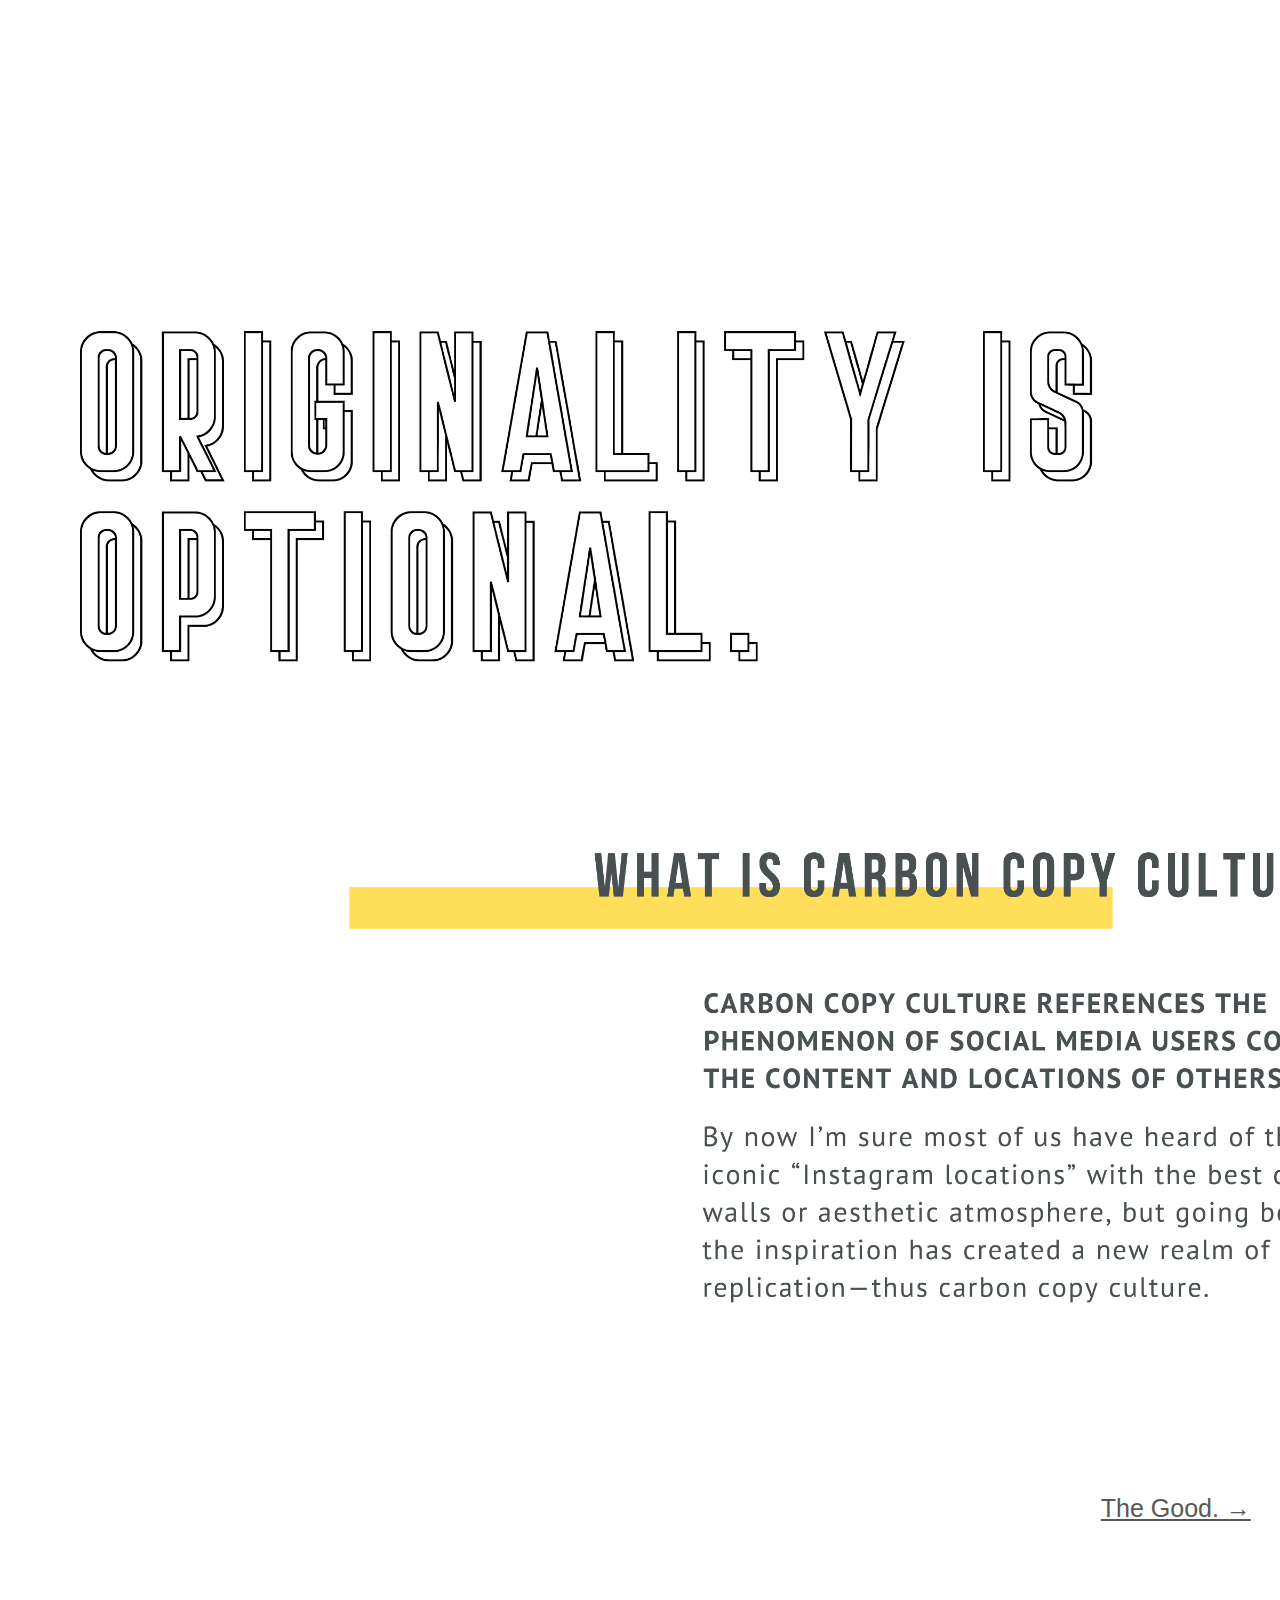
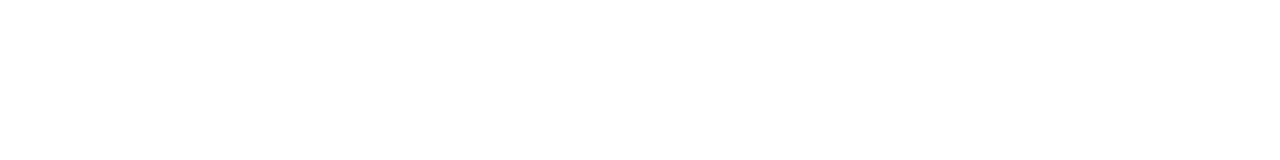
<file: Code/index.html>
<html>
<head>
    <title>Originality is optional.</title>
    <link rel="stylesheet" type="text/css" href="main.css"/>
    <meta name="viewport" content="width=device-width, initial-scale=1.0">
    <div class="cover">
        <body> 
             <div class="centeredindex">
        <a href="thegood.html" style="color:#585858">The Good. &#8594;</a> 
           </div>
    </body>
    </div>
</head>
    </html>
</file>
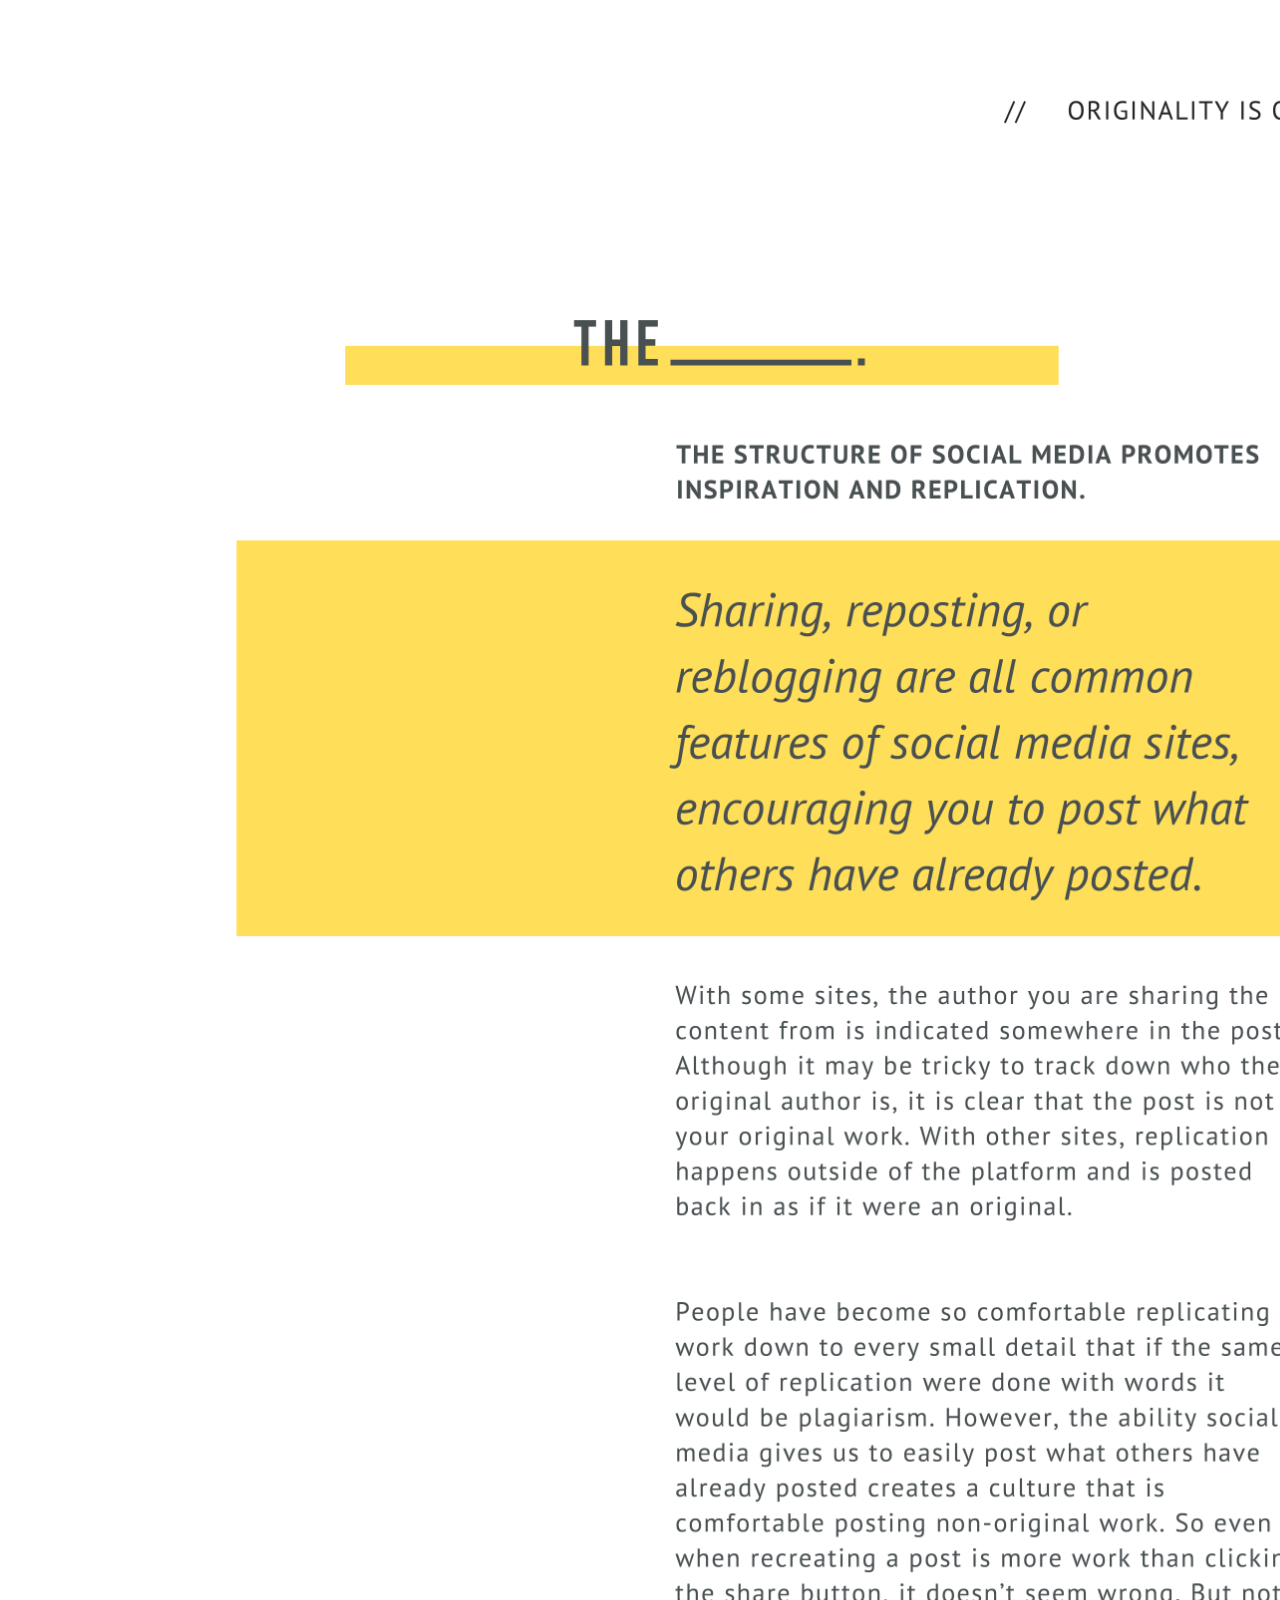
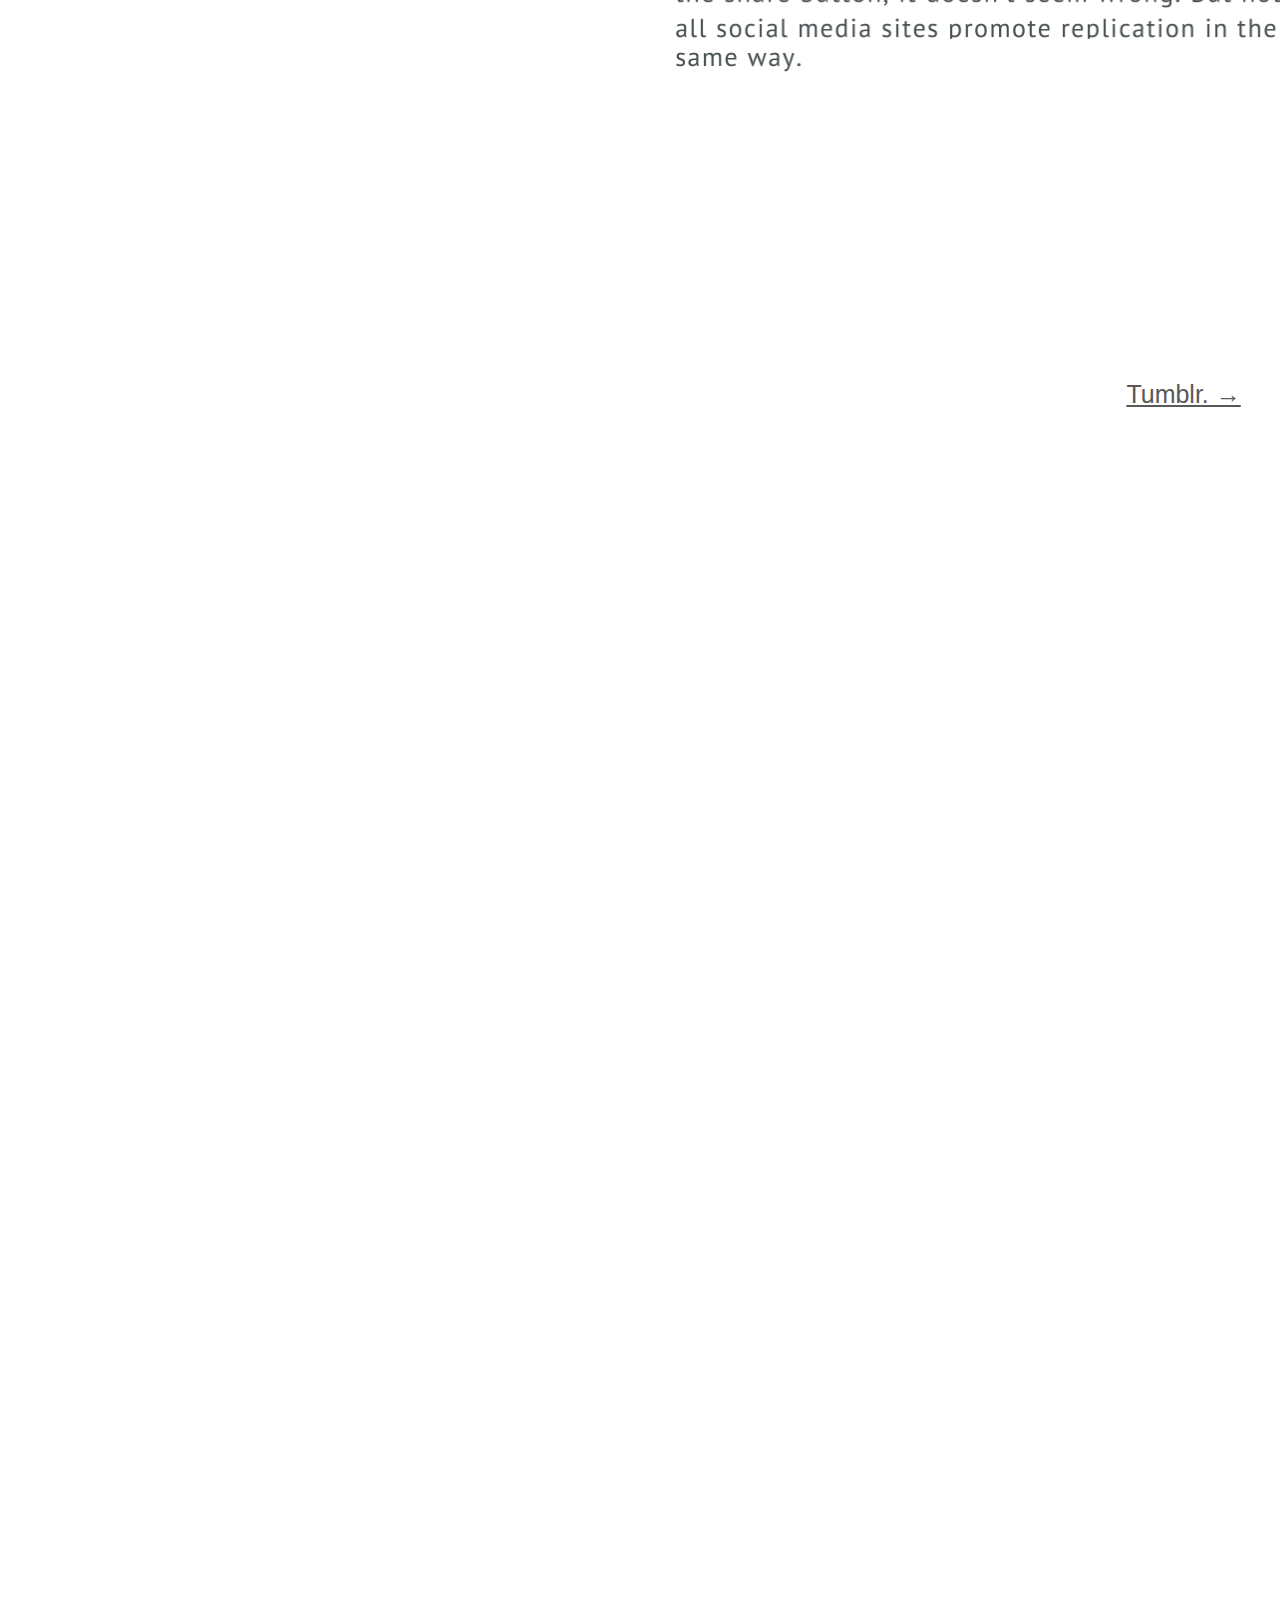
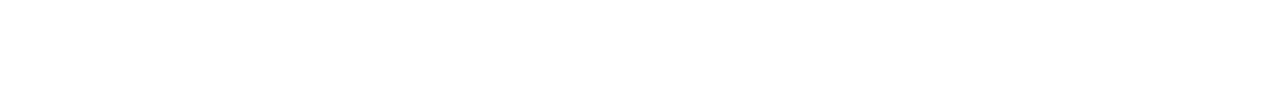
<file: Code/blank.html>
<html>
<head>
    <title>The _______.</title>
    <link rel="stylesheet" type="text/css" href="main.css"/>
    <meta name="viewport" content="width=device-width, initial-scale=1.0">
    <div class="blank">
   <body> 
             <div class="centeredblank">
        <a href="tumblr.html" style="color:#585858">Tumblr. &#8594;</a> 
           </div>
    </body>
</head>
    </html>
</file>
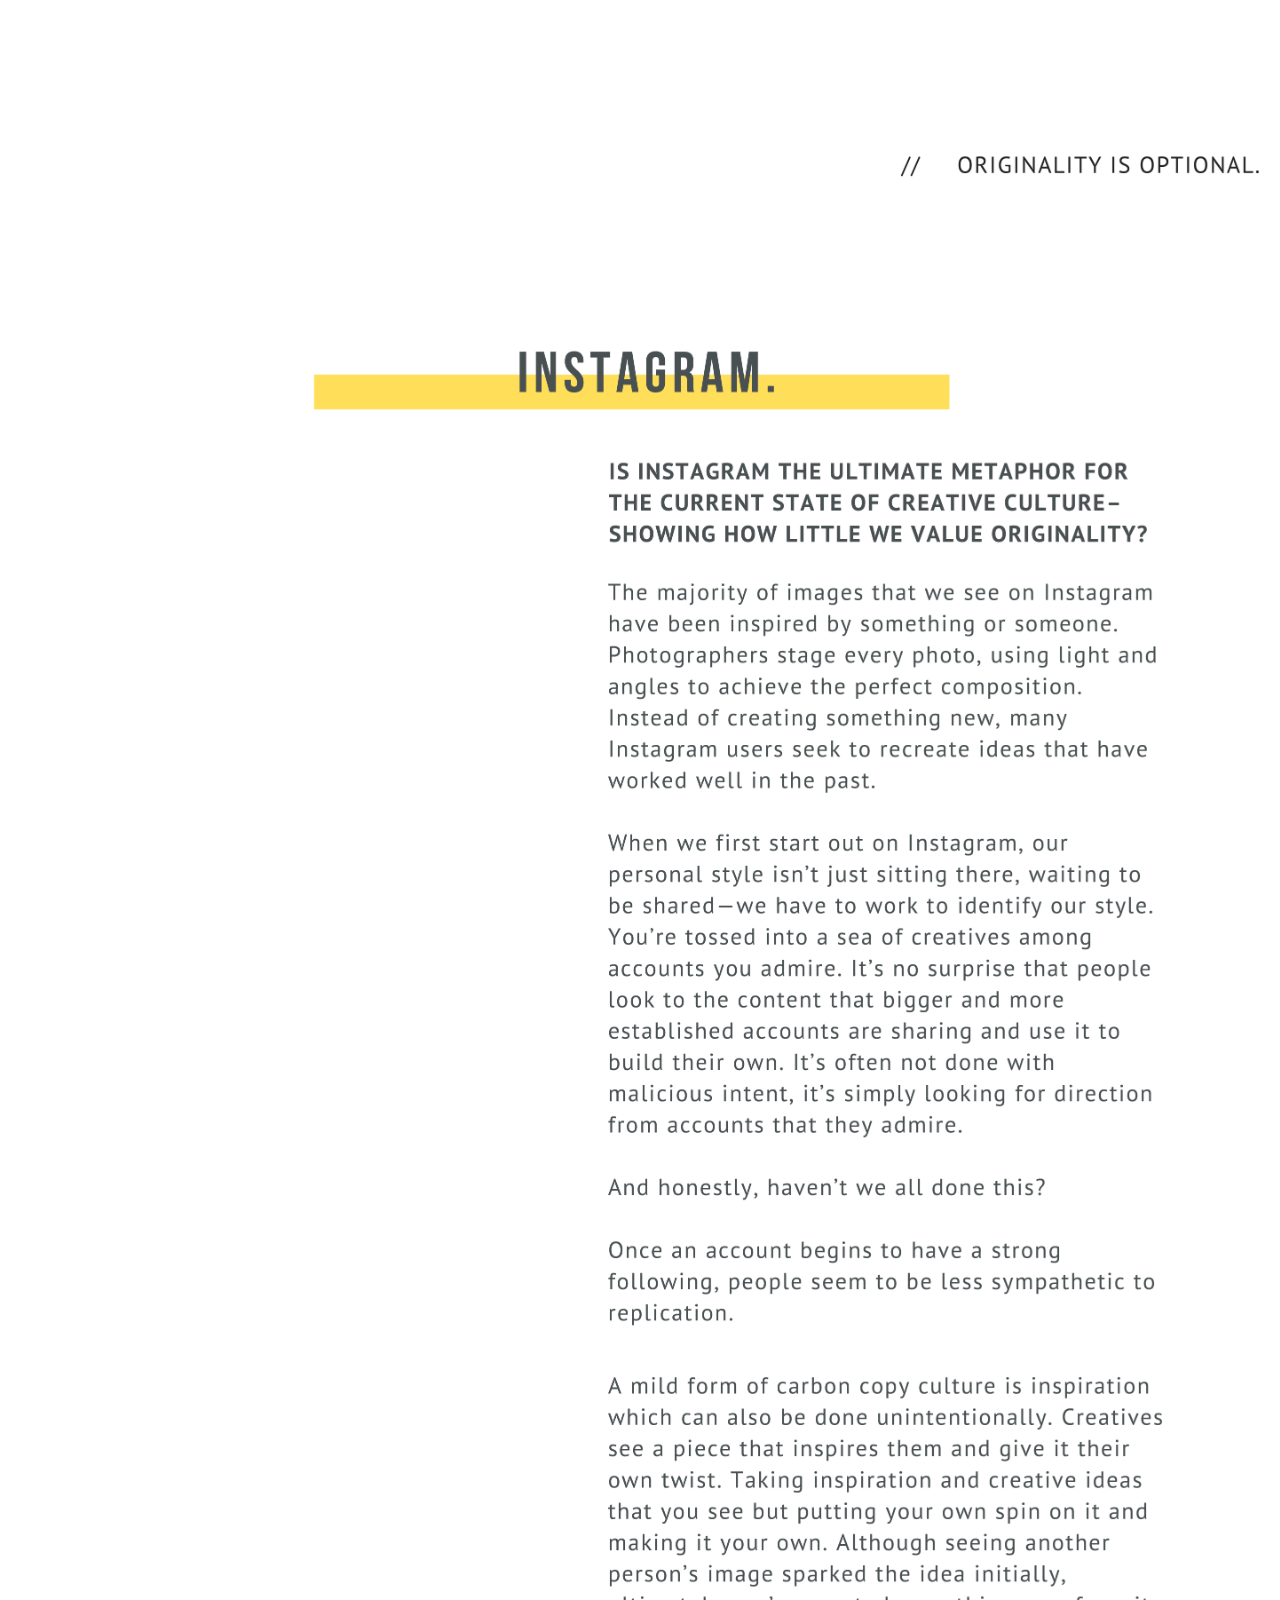
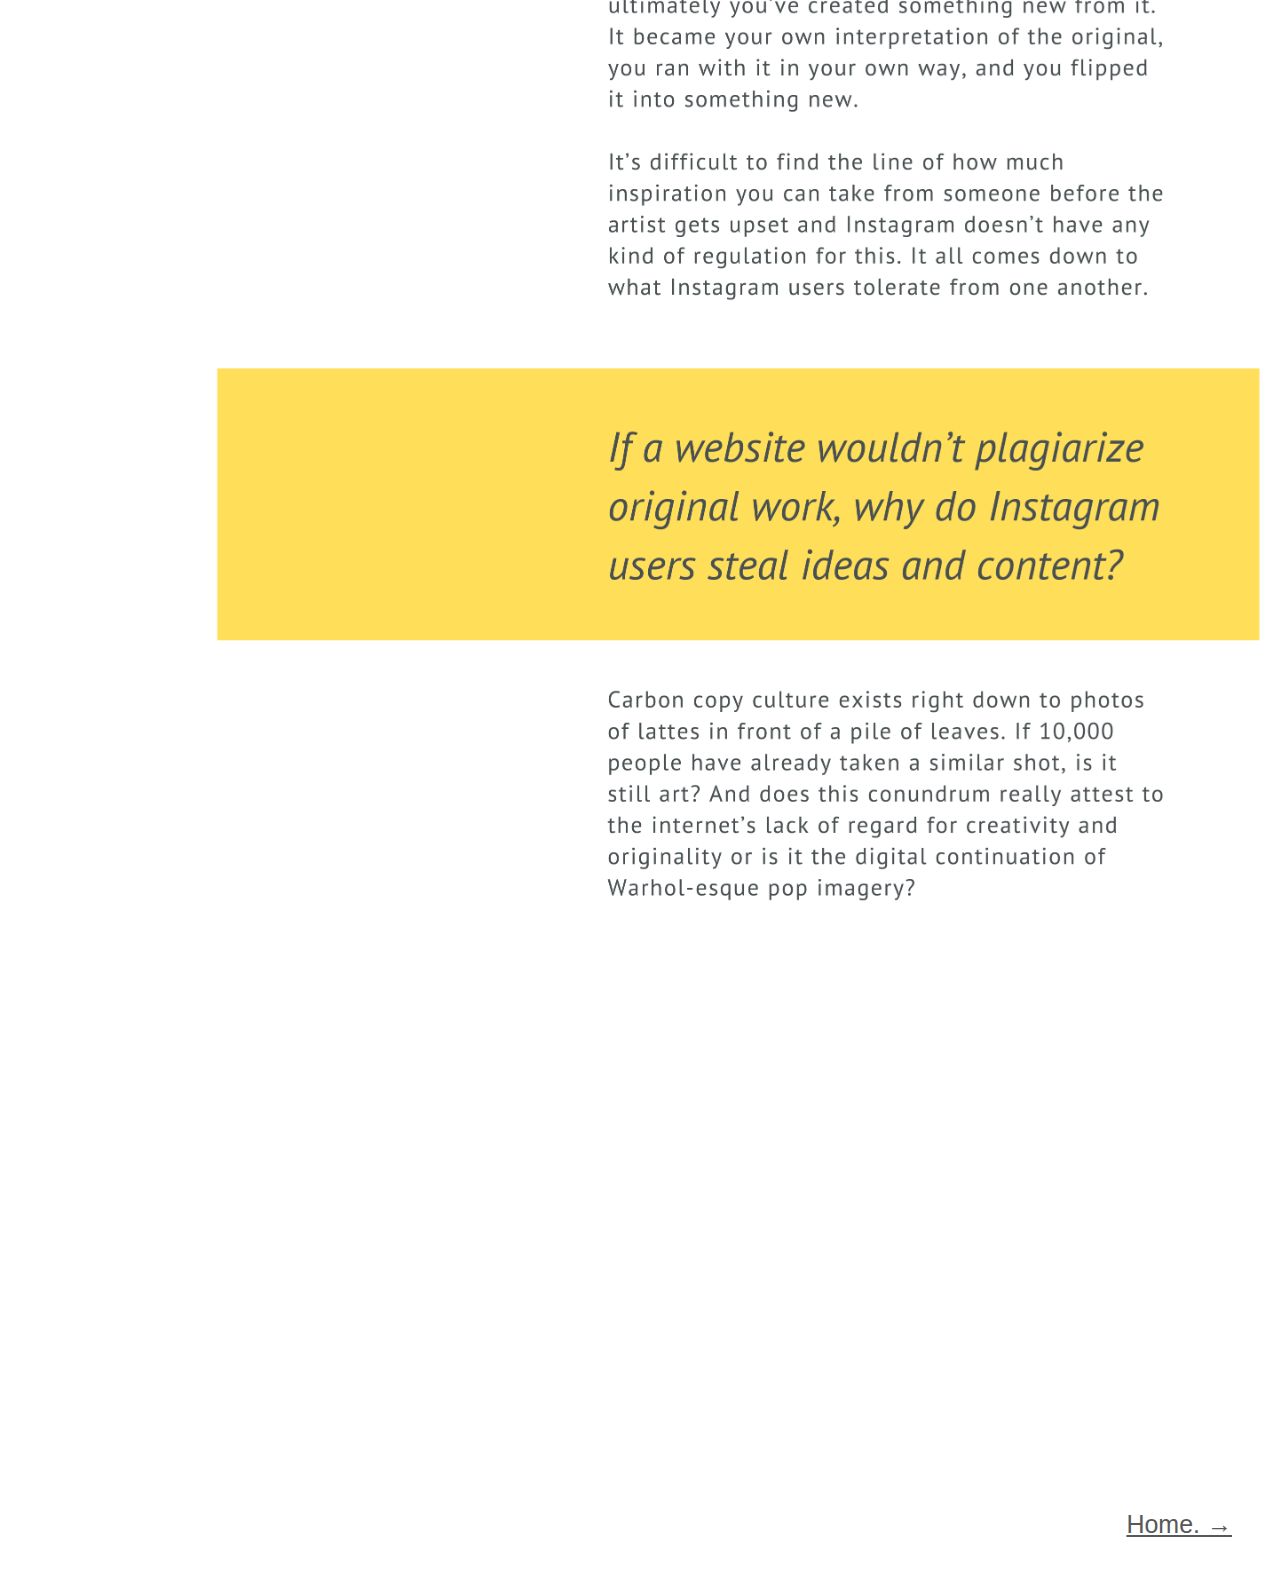
<file: Code/instagram.html>
<html>
<body>
    <title>Instagram.</title>
    <link rel="stylesheet" type="text/css" href="main.css"/>
    <meta name="viewport" content="width=device-width, initial-scale=1.0">
    <div class="instagram">
             <div class="centeredinstagram">
        <a href="index.html" style="color:#585858">Home. &#8594;</a> 
           </div>
    </body>
    </html>
</file>
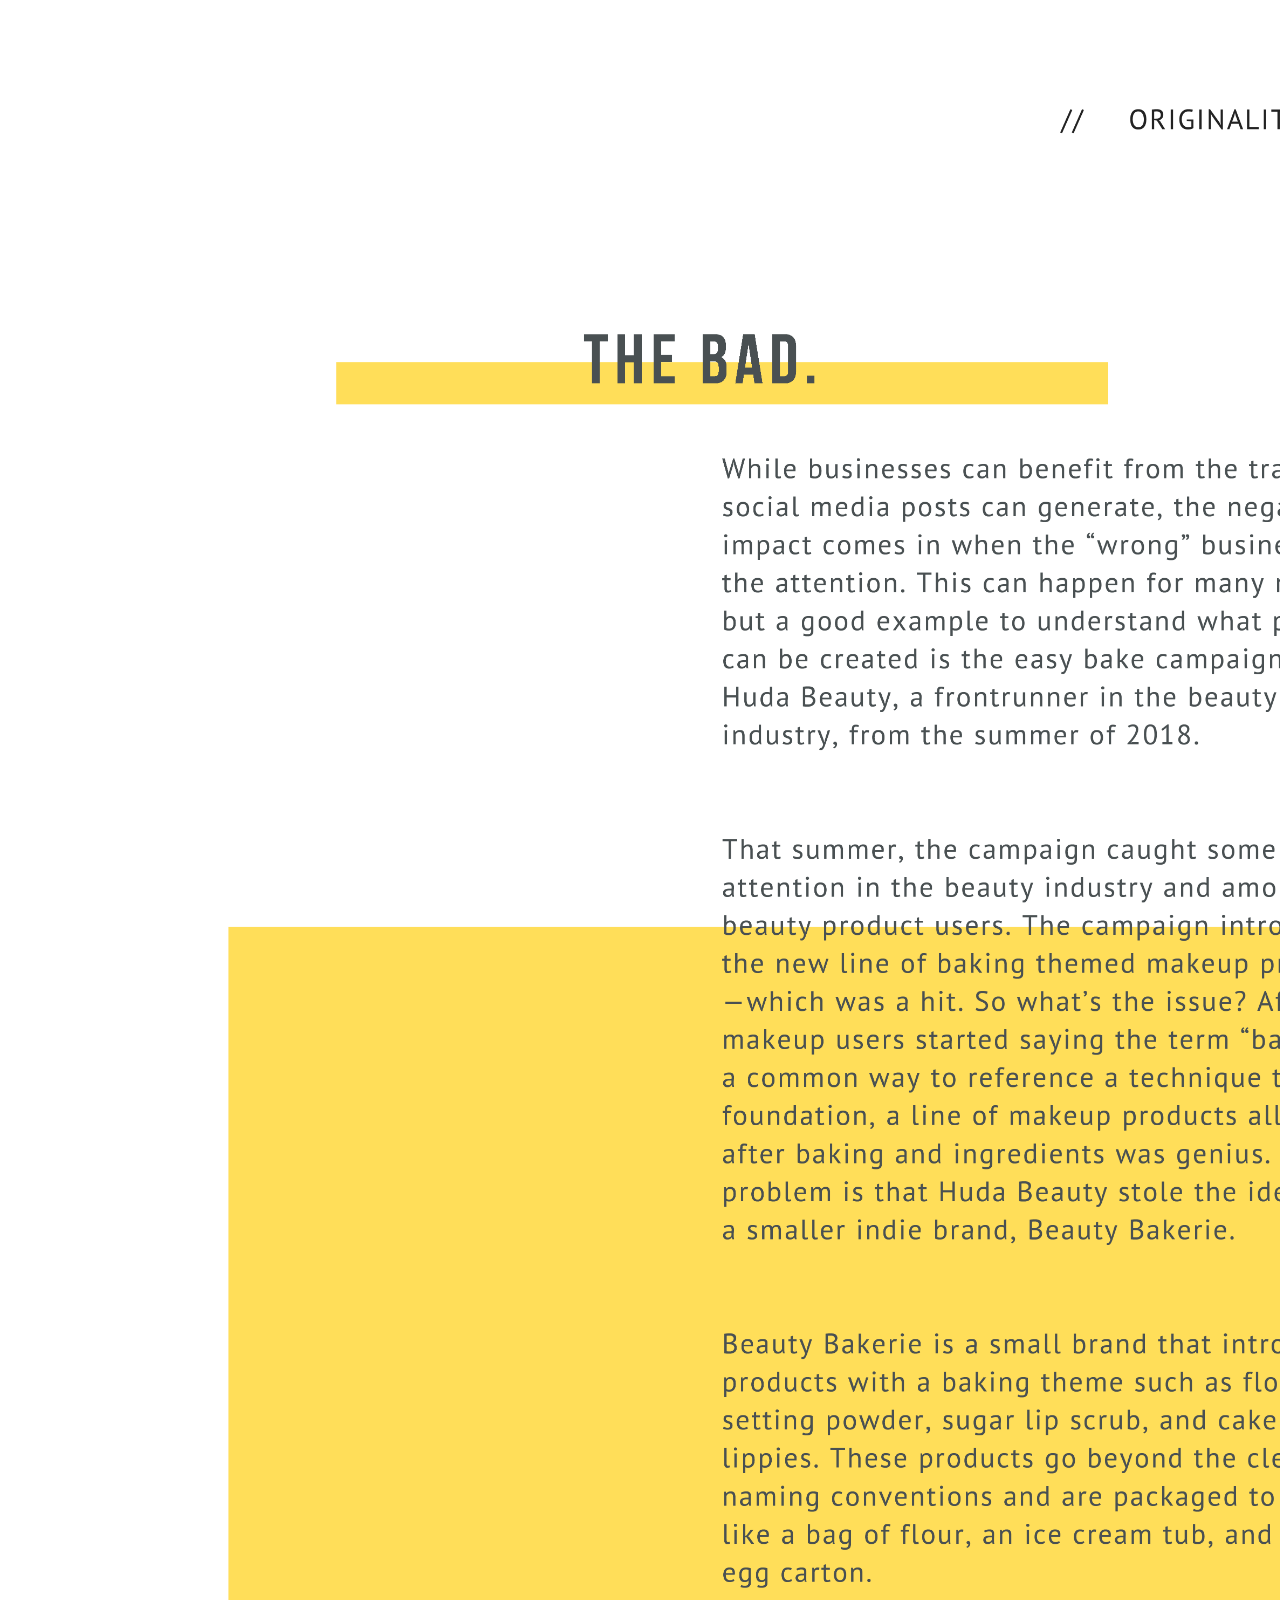
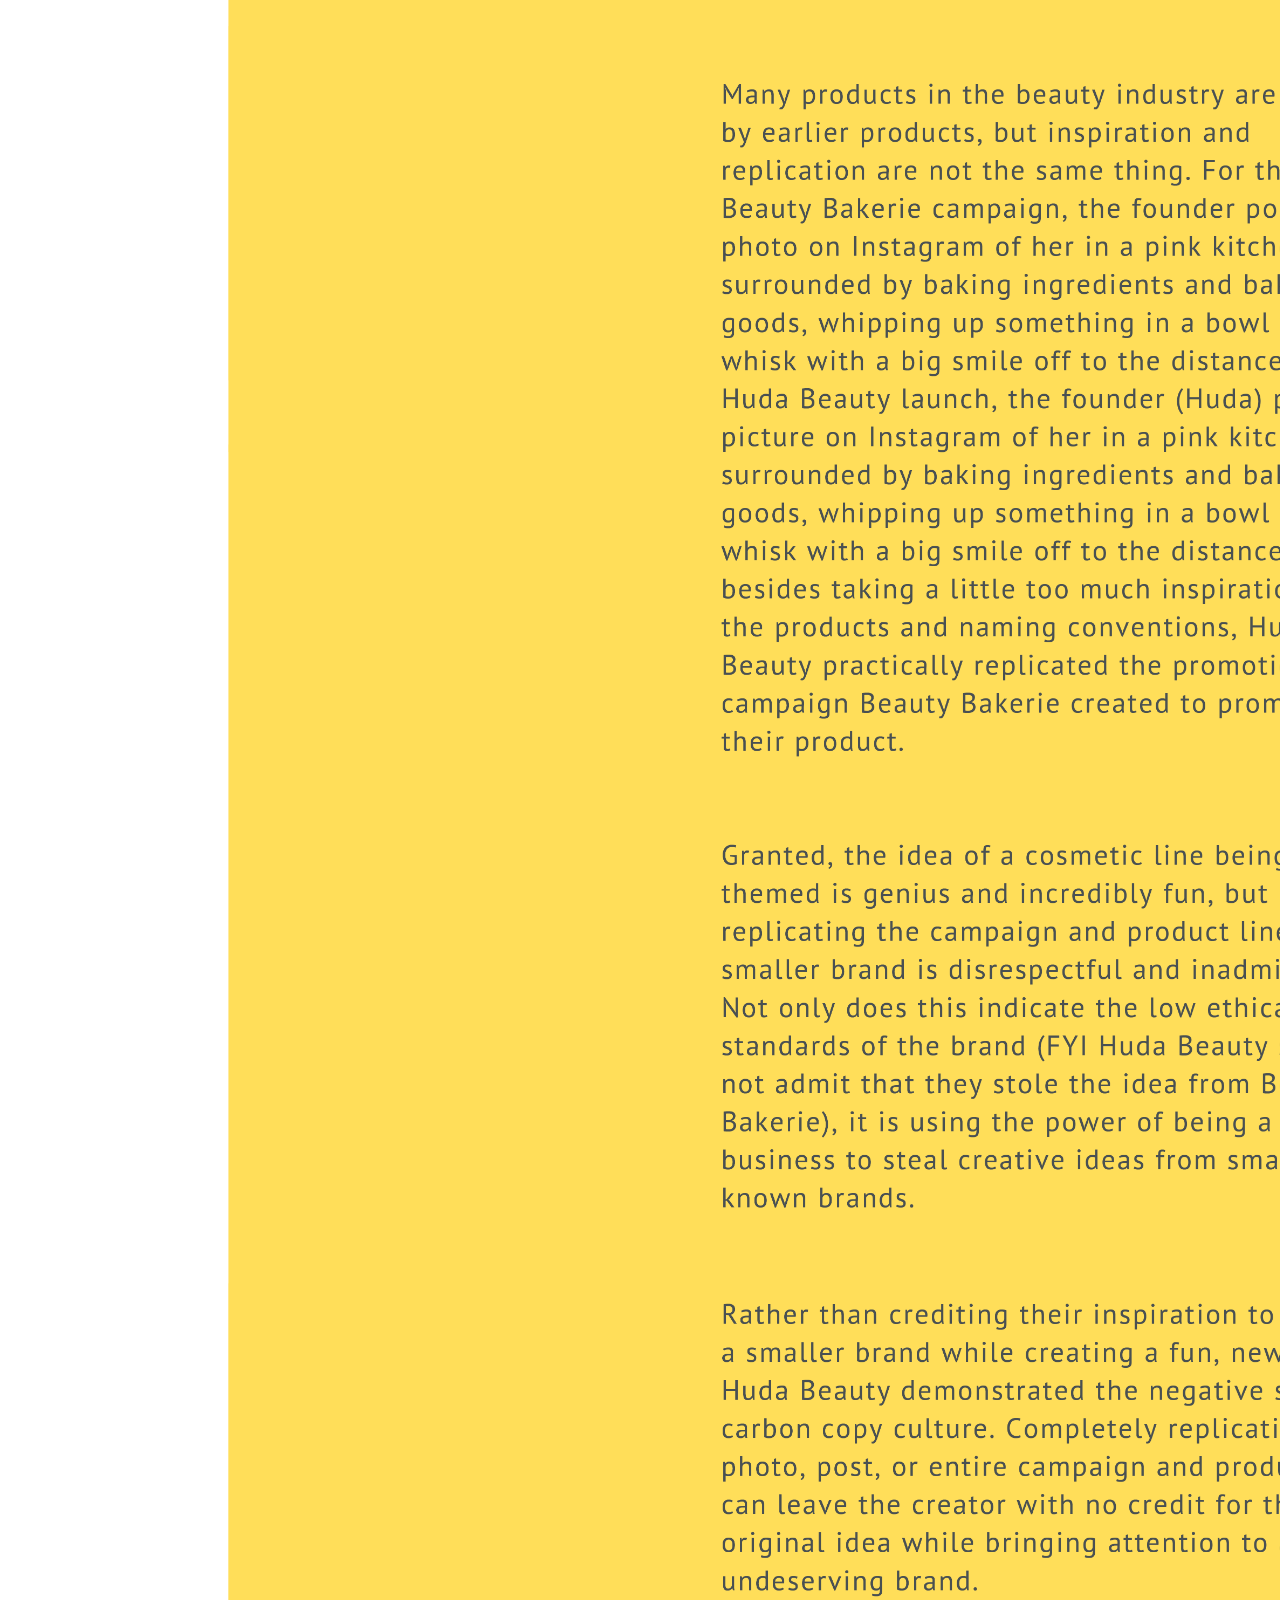
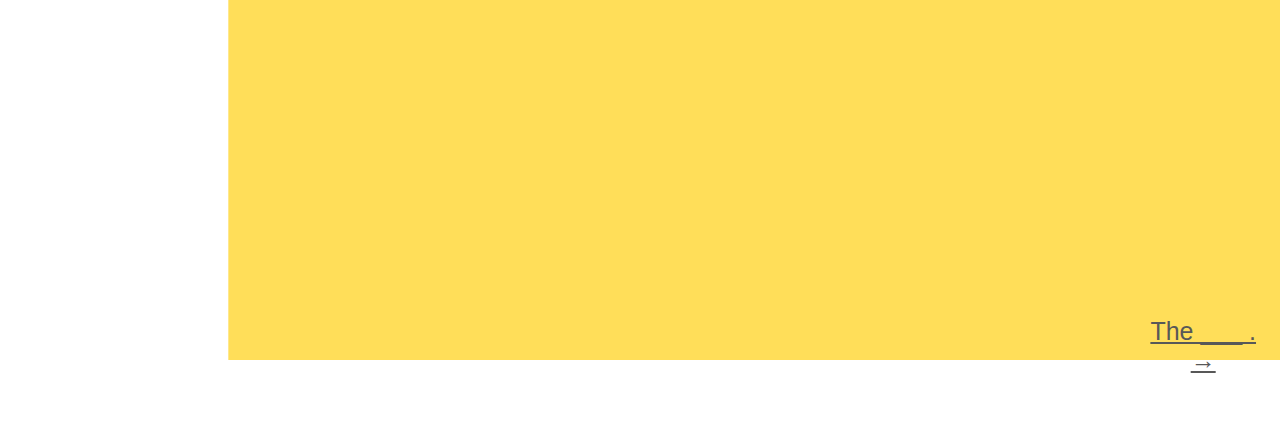
<file: Code/thebad.html>
<html>
<head>
    <title>The Bad.</title>
    <link rel="stylesheet" type="text/css" href="main.css"/>
    <meta name="viewport" content="width=device-width, initial-scale=1.0">
    <div class="bad">
        <body> 
             <div class="centeredbad">
        <a href="blank.html" style="color:#585858">The ___ . &#8594;</a> 
           </div>
    </body>
    </div>
</head>
    </html>
</file>
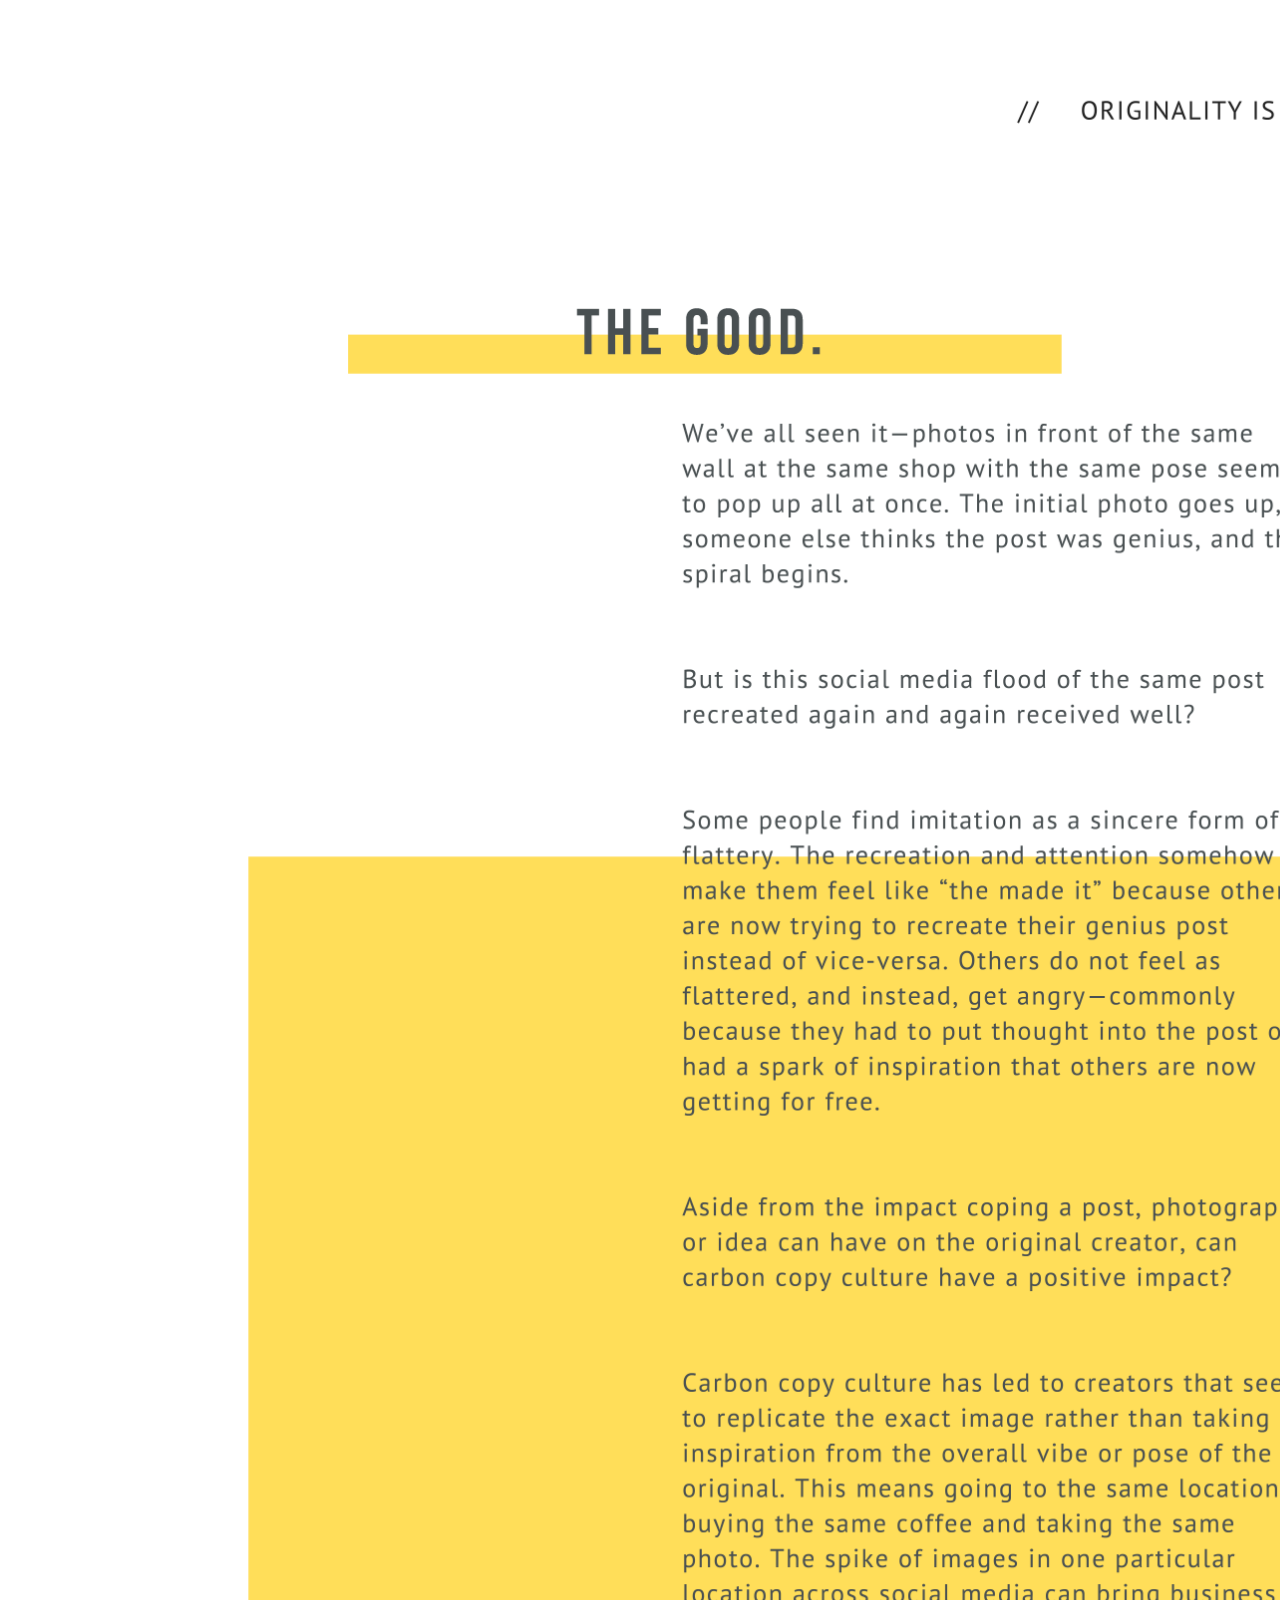
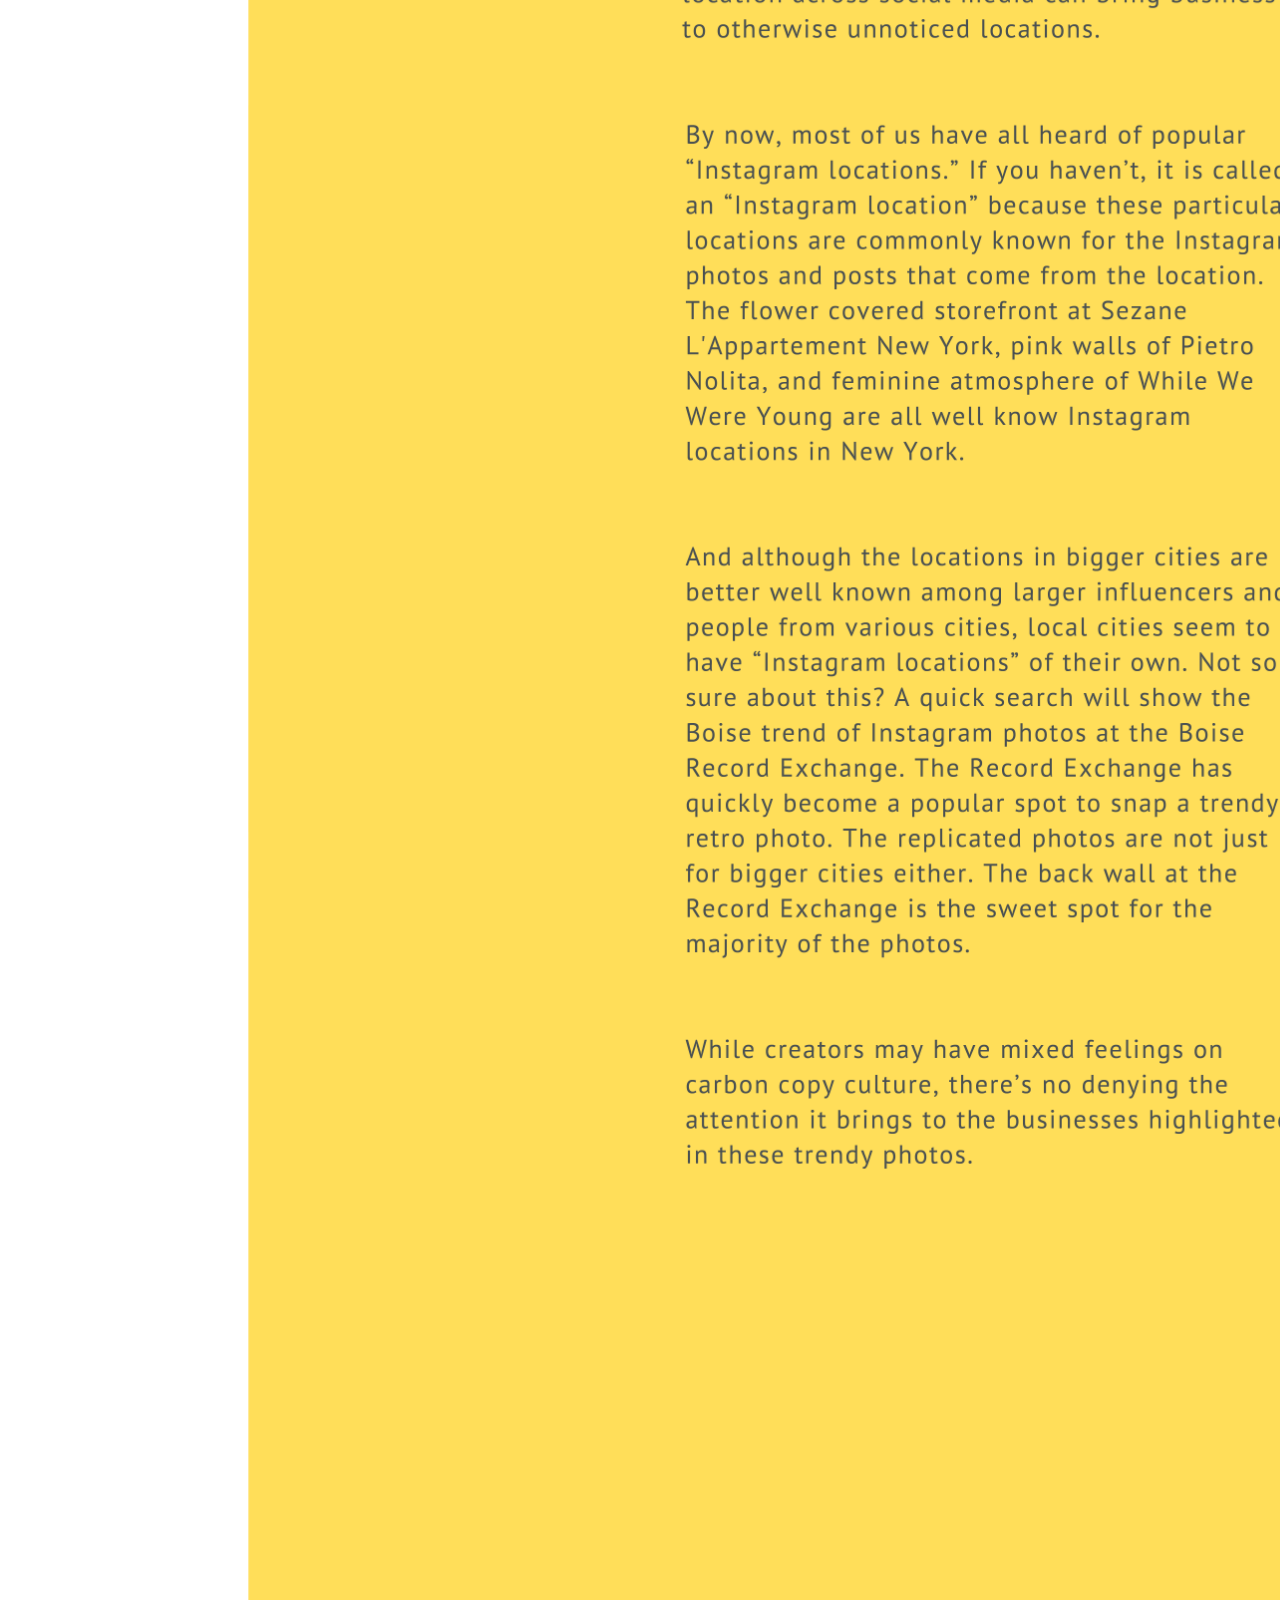
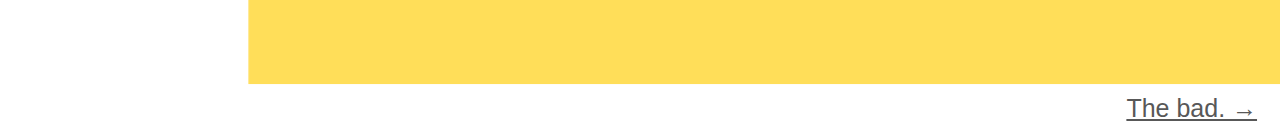
<file: Code/thegood.html>
<html>
<head>
    <title>The Good.</title>
    <link rel="stylesheet" type="text/css" href="main.css"/>
    <meta name="viewport" content="width=device-width, initial-scale=1.0">
    <div class="good">
     <body> 
             <div class="centeredgood">
        <a href="thebad.html" style="color:#585858">The bad. &#8594;</a> 
           </div>
    </body>
    </div>
</head>
    </html>
</file>
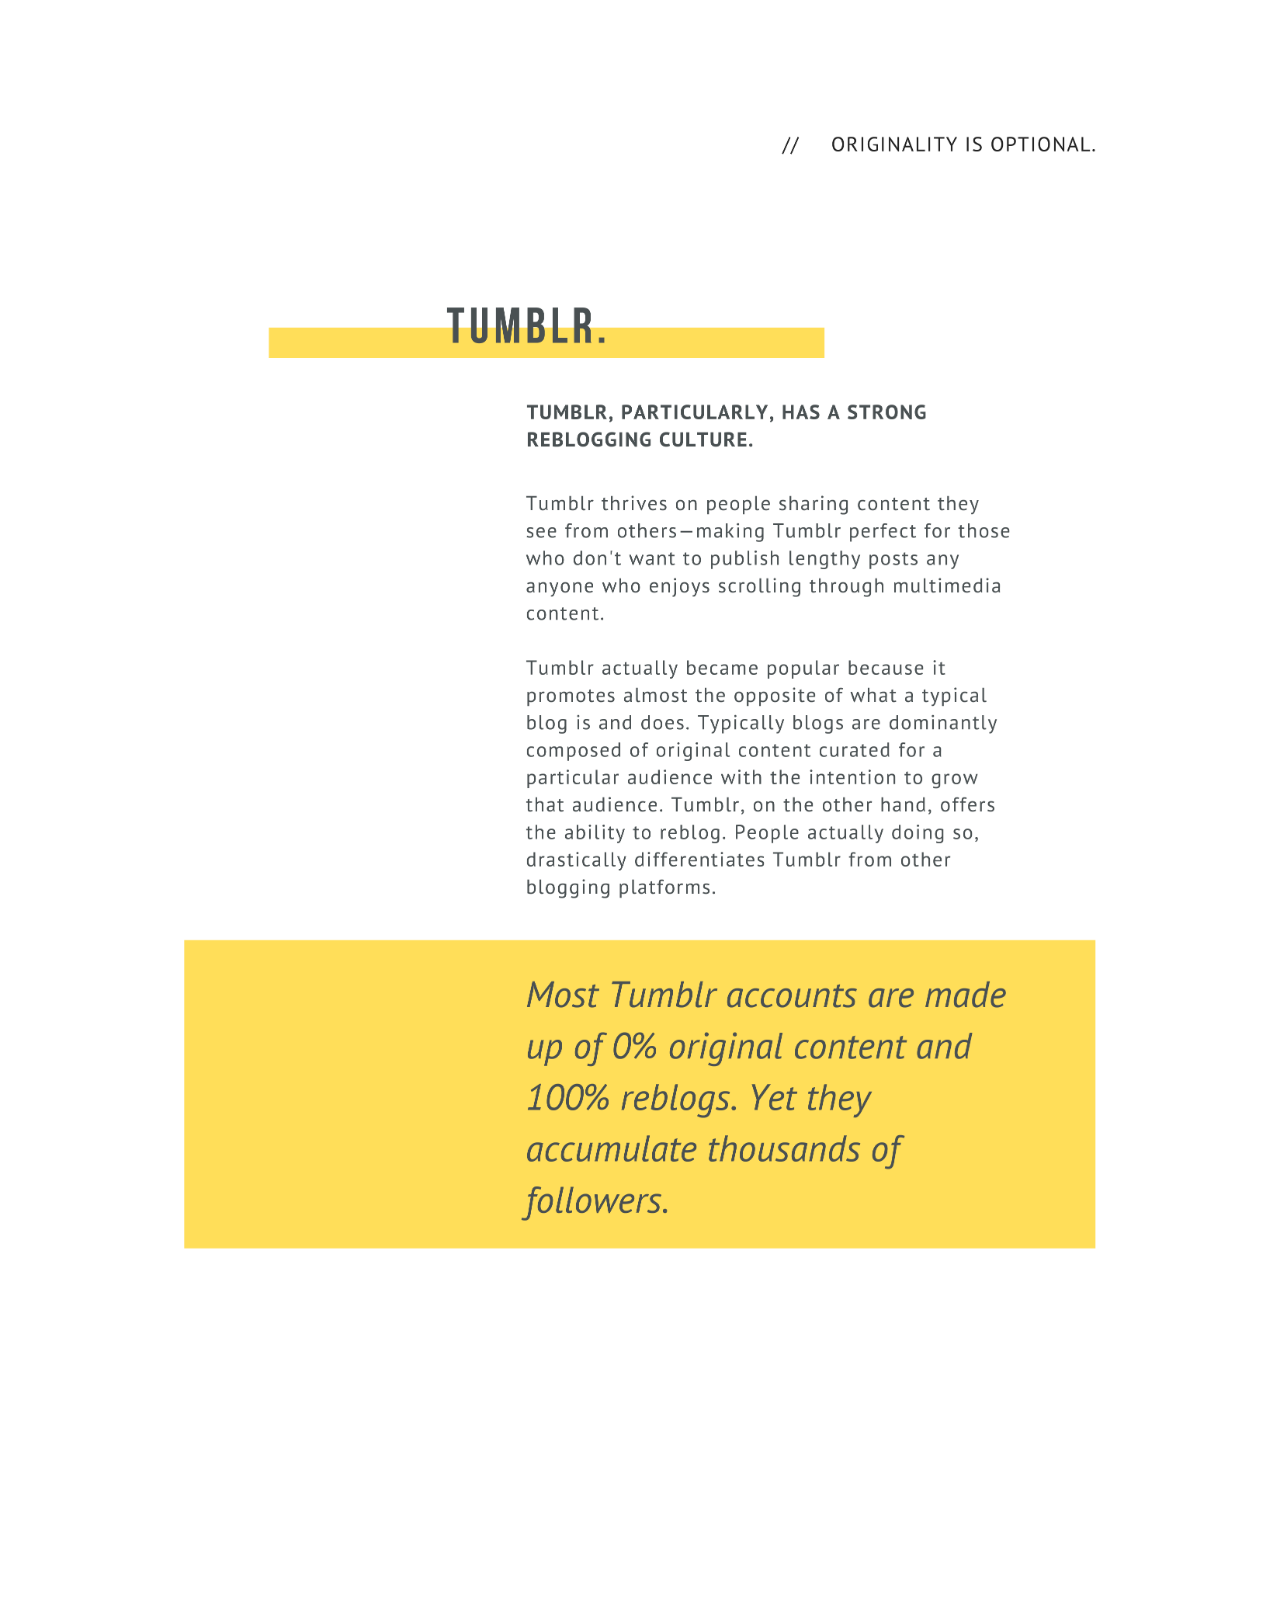
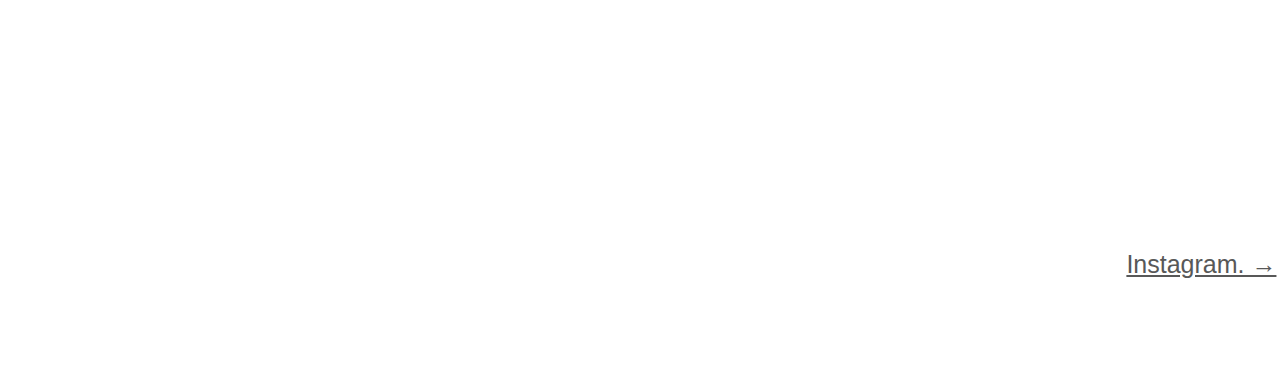
<file: Code/tumblr.html>
<html>
<head>
    <title>Tumblr.</title>
    <link rel="stylesheet" type="text/css" href="main.css"/>
    <meta name="viewport" content="width=device-width, initial-scale=1.0">
    <div class="tumblr">
    <body> 
             <div class="centeredtumblr">
        <a href="instagram.html" style="color:#585858">Instagram. &#8594;</a> 
           </div>
    </body>
</head>
    </html>
</file>
<file: Code/main.css>
header {
  float: left;
    margin: 300px;
 width: 60%;
  padding: 0px;
  text-align: left;
  font-size: 70px;
  color: Black;  
}
h1 {
  font-family: Stockport Double Outline, Helvetica, Monospace;
     float: left;
    height: relative;
 width: 60%;
    margin: 300px;
  padding: 30px;
  text-align: left;
  font-size: 150px;
  color: Black;
}
h2 {
  font-family: IBM Plex Sans Light, Helvetica, Monospace;
}
body {
    height: relative;
    margin: 300px;
    text-align: left;
    width: 60%;
    background-size: relative;
}
body {
  font-family: PT Sans, Helvetica, Monospace;
    font-size: 25px;
    style="color:black;"
}
.hero {
    padding: 250px 0;
    margin: 30px;
    font-family: 'Open Sans', 'Trebuchet MS', 'Helvetica','san serif';
    background-image: url(Images/);
    background-size: cover;
    color: #333;
}
footer {
  font-family: Stockport Double Outline, Helvetica, Monospace;
    height: 100%;
}
body {
     padding: 0px 0;
    height: relative;
    margin: 0px;
    text-align: center;
    width: 100%;
}
link {
     padding: 0px 0;
    height: relative;
    margin: 0px;
    text-align: center;
    width: 100%;
}
.cover {
    padding: 250px 0;
    height: 140%;
    margin: 0px;
    font-family: 'Open Sans', 'Trebuchet MS', 'Helvetica','san serif';
    background-image: url(Images/cover.png);
    background-size: cover;
    color: #333;
    }
.good {
    padding: 250px 0;
    height: 310%;
    margin: 0px;
    font-family: 'Open Sans', 'Trebuchet MS', 'Helvetica','san serif';
    background-image: url(Images/The%20Good..png);
    background-size: cover;
    color: #333;
    }
.bad {
    padding: 250px 0;
    height: 340%;
    margin: 0px;
    font-family: 'Open Sans', 'Trebuchet MS', 'Helvetica','san serif';
    background-image: url(Images/The%20Bad.png);
    background-size: cover;
    color: #333;
    }
.blank {
    padding: 250px 0;
    height: 310%;
    margin: 0px;
    font-family: 'Open Sans', 'Trebuchet MS', 'Helvetica','san serif';
    background-image: url(Images/The%20______.png);
    background-size: cover;
    color: #333;
    }
.tumblr {
    height: 220%;
    margin: 0px;
    font-family: 'Open Sans', 'Trebuchet MS', 'Helvetica','san serif';
    background-image: url(Images/tumblrupdate.png);
    background-size: cover;
    color: #333;
    }
.instagram {
    padding: 250px 0;
    height: 270%;
    margin: 0px;
    font-family: 'Open Sans', 'Trebuchet MS', 'Helvetica','san serif';
    background-image: url(Images/Instagram.png);
    background-size: cover;
    color: #333;
    }
.hero {
    padding: 250px 0;
    margin: 30px;
    font-family: 'Open Sans', 'Trebuchet MS', 'Helvetica','san serif';
    background-image: url(Images/background.jpg);
    background-size: cover;
    color: #333;
}
.centeredindex {
  position: absolute;
  top: 166%;
  left: 86%;
}
.centeredgood {
  position: absolute;
  top: 366%;
  left: 88%;
}
.centeredbad {
  position: absolute;
  top: 383%;
  left: 88%;
    padding: 70px 10px;
}
.centeredblank {
  position: absolute;
  top: 220%;
  left: 88%;
}
.centeredtumblr {
  position: absolute;
  top: 200%;
  left: 88%;
    padding: 50px 0px;
}
.centeredinstagram {
  position: absolute;
  top: 340%;
  left: 88%;
     padding: 50px 0px;
}
</file>
